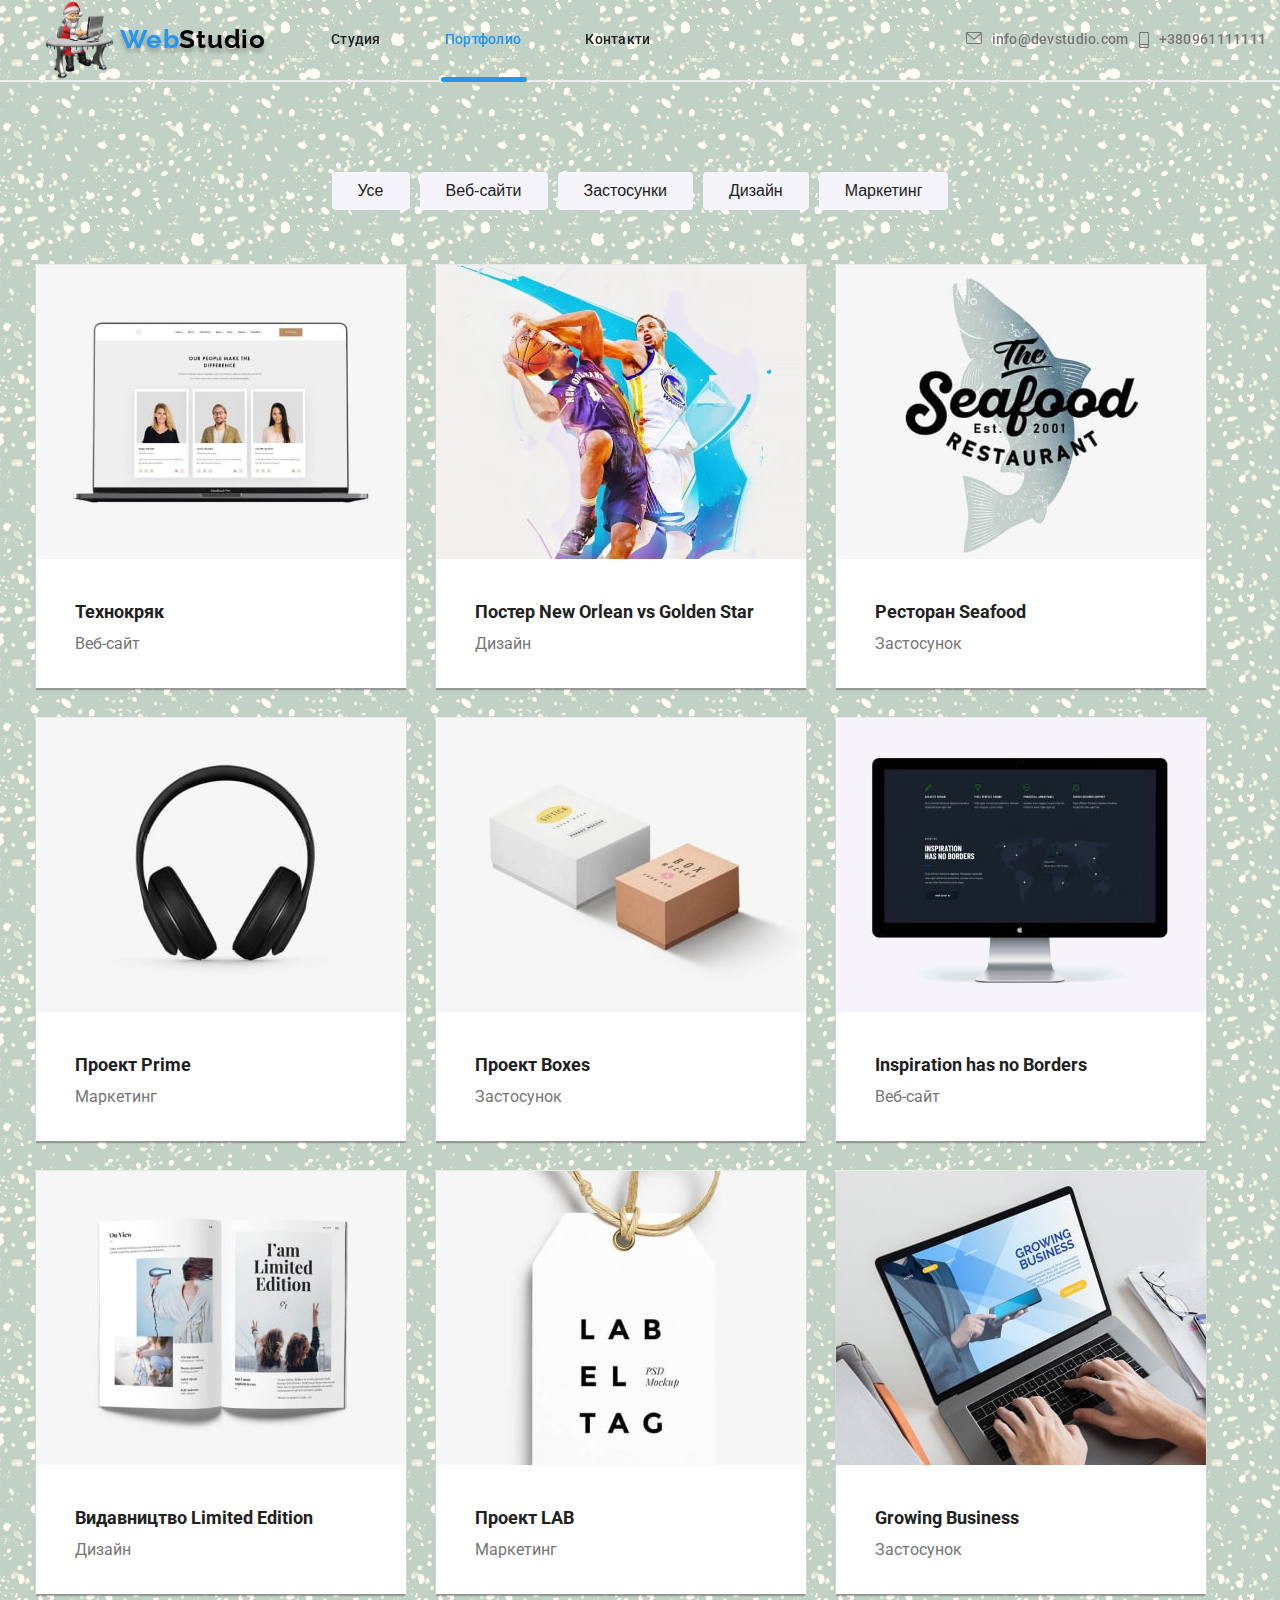
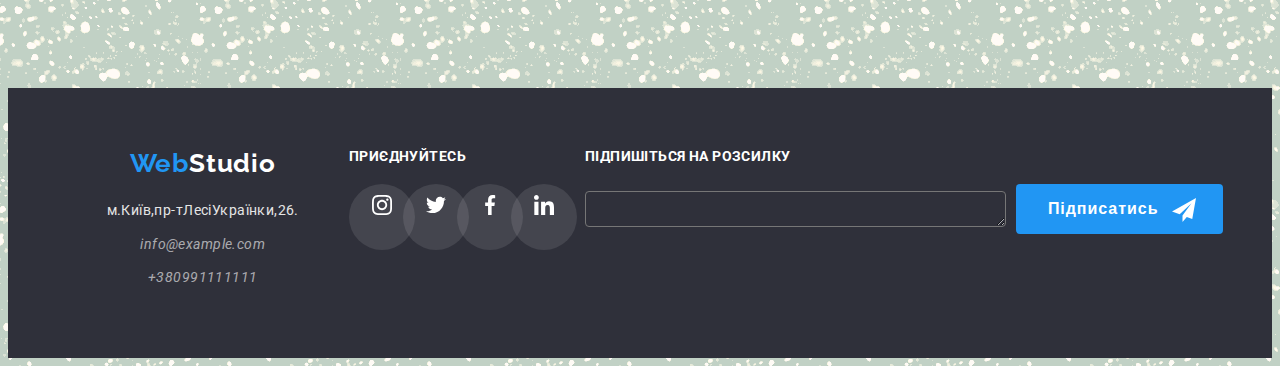
<file: portfolio.html>
<!DOCTYPE html>
<html lang="en">
  <head>
    <meta charset="UTF-8" />
    <meta http-equiv="X-UA-Compatible" content="IE=edge" />
    <meta name="viewport" content="width=device-width, initial-scale=1.0" />
    <link
      href="https://fonts.googleapis.com/css2?family=Raleway:wght@700&family=Roboto:wght@400;500;700&display=swap"
      rel="stylesheet"
    />
    <link
      rel="stylesheet"
      href="https://cdnjs.cloudflare.com/ajax/libs/modern-normalize/1.1.0/modern-normalize.min.css"
      integrity="sha512-wpPYUAdjBVSE4KJnH1VR1HeZfpl1ub8YT/NKx4PuQ5NmX2tKuGu6U/JRp5y+Y8XG2tV+wKQpNHVUX03MfMFn9Q=="
      crossorigin="anonymous"
      referrerpolicy="no-referrer"
    />
    <link rel="stylesheet" href="./SASS/portfolio.css" />
    <title>Портфолио</title>
  </head>

  <body class="body">
    <!-- Хедер -->
    <header class="header">
      <div class="container">
        <img class="header__cat" src="./images/санта клаус.gif" alt="kot" width="80px" height="80px">
        <nav class="header__nav">          
          <a class="header__logo" href="/">
            <span class="header__logo-span">Web</span>Studio</a
          >
          <ul class="header__pages">
            <li class="header__page-iten">
              <a class="header__page" href="/">Студия</a>
            </li>
            <li class="header__page-iten">
              <a class="header__page active-page" href="./portfolio.html"
                >Портфолио</a
              >
            </li>
            <li class="header__page-iten">
              <a class="header__page" href="./contacts.html">Контакти</a>
            </li>
          </ul>
        </nav>
        <ul class="haeder__list-address">
          <li class="haeder__list-card">
            <a class="haeder__list-link" href="mailto:info@devstudio.com"
              ><svg class="haeder__list-link-icon" width="16px" height="12px">
                <use href="./images/symbol-defs.svg#icon-mail"></use>
              </svg>
              <span> info@devstudio.com </span>
            </a>
          </li>
          <li class="haeder__list-card">
            <a class="haeder__list-link" href="tel:+380961111111">
              <svg class="haeder__list-link-icon" width="10px" height="16px">
                <use href="./images/symbol-defs.svg#icon-tel"></use>
              </svg>
              <span> +380961111111 </span>
            </a>
          </li>
        </ul>

        <!-- бургер хедер -->
        <button class="burger__button" data-open-burger type="button">
          <svg class="icon-burger" width="28px" height="28px">
            <use href="./images/symbol-defs.svg#burger"></use>
          </svg>
        </button>

        <div data-backdrop-burger class="backdrop-burger ishiden">
          <div class="burger">
            <button
              data-close-burger
              class="burger__button-cloze"
              type="button"
            >
              <svg class="burger__icon-cloze" width="28px" height="28px">
                <use href="./images/symbol-defs.svg#icon-close"></use>
              </svg>
            </button>

            <ul class="burger__pages">
              <li class="burger__page-iten">
                <a class="burger__page" href="/">Студия</a>
              </li>
              <li class="burger__page-iten">
                <a class="burger__page" href="./portfolio.html">Портфолио</a>
              </li>
              <li class="burger__page-iten">
                <a class="burger__page" href="./contacts.html">Контакти</a>
              </li>
            </ul>

            <ul class="burger__list-address">
              <li class="burger__list-card">
                <a class="burger__list-tel" href="tel:+380961111111"
                  >+380961111111</a
                >
              </li>
              <li class="burger__list-card">
                <a class="burger__list-mail" href="mailto:info@devstudio.com"
                  >info@devstudio.com</a
                >
              </li>
            </ul>

            <ul class="burger__list-information">
              <li class="burger__information-item">
                <a
                  href="https://uk-ua.facebook.com/"
                  class="burger__information-link"
                  >Instagram</a
                >
              </li>
              <li class="burger__information-item">
                <a
                  href="https://twitter.com/?lang=ru"
                  class="burger__information-link"
                  >Twitter</a
                >
              </li>
              <li class="burger__information-item">
                <a
                  href="https://uk-ua.facebook.com/"
                  class="burger__information-link"
                  >Facebook</a
                >
              </li>
              <li class="burger__information-item">
                <a
                  href="https://ua.linkedin.com/"
                  class="burger__information-link"
                  >LinkedIn</a
                >
              </li>
            </ul>
          </div>
        </div>
      </div>
    </header>

    <!-- Основная часть Main -->

    <!--button-->

    <main>
      <section class="portfolio-button">
        <ul class="button__list">
          <li class="button__card">
            <button class="button__item" type="button">Усе</button>
          </li>

          <li class="button__card">
            <button class="button__item" type="button">Веб-сайти</button>
          </li>

          <li class="button__card">
            <button class="button__item" type="button">Застосунки</button>
          </li>

          <li class="button__card">
            <button class="button__item" type="button">Дизайн</button>
          </li>

          <li class="button__card">
            <button class="button__item" type="button">Маркетинг</button>
          </li>
        </ul>
      </section>

      <!-- list -->

      <section class="main__section-project">
        <ul class="main__list-project">
          <li class="main__card-project">
            <article class="main__project">
              <img
               srcset=" ./portfolio.images/information/img1хPKpeopleinformation.jpg, ./portfolio.images/information/img2хPKpeopleinformation.jpg"                
                srcset=" ./portfolio.images/information/img1хtabletpeopleinformation.jpg, ./portfolio.images/information/img2хtabletpeopleinformation.jpg"
                srcset=" ./portfolio.images/information/img1хtelpeopleinformation.jpg, ./portfolio.images/information/img2хtelpeopleinformation.jpg"                
                src="./portfolio.images/information/img1хPKpeopleinformation.jpg" class="img" alt="picter" width="270px" />
              <div class="main__project-overlay">
                <h2 class="main__project-text">
                  Невозможно одним движением отпустить прошлое. Нужно время, как
                  бы банально это ни звучало.
                </h2>
              </div>
              <div class="main__project-meta">
                <h4 class="main__project-title">Технокряк</h4>
                <p class="main__project-diskription">Веб-сайт</p>
              </div>
            </article>
          </li>

          <li class="main__card-project">
            <article class="main__project">
               <img
               srcset=" ./portfolio.images/poster/img1хPKposter.jpg, ./portfolio.images/poster/img2хPKposter.jpg"              
                srcset=" ./portfolio.images/poster/img1хtabletposter.jpg, ./portfolio.images/poster/img2хtabletposter.jpg"
                srcset=" ./portfolio.images/poster/img1хtelposter.jpg, ./portfolio.images/poster/img2хtelposter.jpg"              
                src="./portfolio.images/poster/img1хPKposter.jpg" class="img" alt="picter" width="270px" />
              <div class="main__project-overlay">
                <h2 class="main__project-text">
                  Часы, которые стоят тридцать долларов и часы, которые стоят
                  триста долларов, показывают одно и то же время.
                </h2>
              </div>
              <div class="main__project-meta">
                <h4 class="main__project-title">
                  Постер New Orlean vs Golden Star
                </h4>
                <p class="main__project-diskription">Дизайн</p>
              </div>
            </article>
          </li>

          <li class="main__card-project">
            <article class="main__project">
              <img
              srcset=" ./portfolio.images/seafood/img1xPKseafood.jpg, ./portfolio.images/seafood/img2xPKseafood.jpg"              
                srcset=" ./portfolio.images/seafood/img1xtabletseafood.jpg, ./portfolio.images/seafood/img2xtabletseafood.jpg"
                srcset=" ./portfolio.images/seafood/img1xtelseafood.jpg, ./portfolio.images/seafood/img2xtelseafood.jpg"                
                src="./portfolio.images/seafood/img1xPKseafood.jpg" class="img" alt="picter" width="270px" />
              <div class="main__project-overlay">
                <h2 class="main__project-text">
                  Люди, которые не могут найти время для отдыха, рано или поздно
                  будут вынуждены найти время для болезни.
                </h2>
              </div>
              <div class="main__project-meta">
                <h4 class="main__project-title">Ресторан Seafood</h4>
                <p class="main__project-diskription">Застосунок</p>
              </div>
            </article>
          </li>
          <li class="main__card-project">
            <article class="main__project">
              <img
              srcset=" ./portfolio.images/prime/img1xPkPrime.jpg, ./portfolio.images/prime/img2xPKPrime.jpg"                
                srcset=" ./portfolio.images/prime/img1хtabletPrime.jpg, ./portfolio.images/prime/img2хtabletPrime.jpg"
                srcset=" ./portfolio.images/prime/img1хtelPrime.jpg, ./portfolio.images/prime/img2хtelPrime.jpg"                
                src="./portfolio.images/prime/img1xPkPrime.jpg" class="img" alt="picter" width="270px" />
              <div class="main__project-overlay">
                <h2 class="main__project-text">
                  Если вам кажется, что все понятно, скорее всего, вам только
                  кажется.
                </h2>
              </div>
              <div class="main__project-meta">
                <h4 class="main__project-title">Проект Prime</h4>
                <p class="main__project-diskription">Маркетинг</p>
              </div>
            </article>
          </li>

          <li class="main__card-project">
            <article class="main__project">
              <img
              srcset=" ./portfolio.images/boxes/img1хPKboxes.jpg, ./portfolio.images/boxes/img2хPkboxes.jpg"                
                srcset=" ./portfolio.images/boxes/img1хtabletboxes.jpg, ./portfolio.images/boxes/img2хtabletboxes.jpg"
                srcset=" ./portfolio.images/boxes/img1хtelboxes.jpg, ./portfolio.images/boxes/img2хtelboxes.jpg"                
                src="./portfolio.images/boxes/img1хPKboxes.jpg" class="img" alt="picter" width="270px" />
              <div class="main__project-overlay">
                <h2 class="main__project-text">
                  Жизнь не в том, чтобы жить, а в том, чтобы чувствовать, что
                  живешь.
                </h2>
              </div>
              <div class="main__project-meta">
                <h4 class="main__project-title">Проект Boxes</h4>
                <p class="main__project-diskription">Застосунок</p>
              </div>
            </article>
          </li>

          <li class="main__card-project">
            <article class="main__project">
              <img
              srcset=" ./portfolio.images/pk/img1хPKpk.jpg, ./portfolio.images/pk/img2хPKpk.jpg"                
                srcset=" ./portfolio.images/pk/img1хtabletpk.jpg, ./portfolio.images/pk/img2хtabletpk.jpg"
                srcset=" ./portfolio.images/pk/img1хtelpk.jpg, ./portfolio.images/pk/img2хtelpk.jp"                
                src="./portfolio.images/pk/img1хPKpk.jpg" class="img" alt="picter" width="270px" />
              <div class="main__project-overlay">
                <h2 class="main__project-text">
                  Когда мы правы, мы часто сомневаемся, но ошибаемся мы обычно с
                  полной уверенностью.
                </h2>
              </div>
              <div class="main__project-meta">
                <h4 class="main__project-title">Inspiration has no Borders</h4>
                <p class="main__project-diskription">Веб-сайт</p>
              </div>
            </article>
          </li>
          <li class="main__card-project">
            <article class="main__project">
             <img
              srcset=" ./portfolio.images/magazin/img1хPKmagazin.jpg, ./portfolio.images/magazin/img2хPKmagazin.jpg"                
                srcset=" ./portfolio.images/magazin/img1хtabletmagazin.jpg, ./portfolio.images/magazin/img2хtabletmagazin.jpg"
                srcset=" ./portfolio.images/magazin/img1хtelmagazin.jpg, ./portfolio.images/magazin/img2хtelmagazin.jpg"                
                src="./portfolio.images/magazin/img1хPKmagazin.jpg" class="img" alt="picter" width="270px" />
              <div class="main__project-overlay">
                <h2 class="main__project-text">
                  Технокрик це сучасний майданчик поширення коронавірусу.
                  Компанії використовують цю платформу для цифрового шпигунства
                  та атак на захищені сервери конкурентів.
                </h2>
              </div>
              <div class="main__project-meta">
                <h4 class="main__project-title">Видавництво Limited Edition</h4>
                <p class="main__project-diskription">Дизайн</p>
              </div>
            </article>
          </li>

          <li class="main__card-project">
            <article class="main__project">
              <img
              srcset=" ./portfolio.images/lab/img1хPKLAB.jpg, ./portfolio.images/lab/img2хPKLAB.jpg"                
                srcset=" ./portfolio.images/lab/img1хtabletLAB.jpg, ./portfolio.images/lab/img2хtabletLAB.jpg"
                srcset=" ./portfolio.images/lab/img1хtelLAB.jpg, ./portfolio.images/lab/img2хtelLAB.jpg"                
                src="./portfolio.images/lab/img1хPKLAB.jpg" class="img" alt="picter" width="270px" />
              <div class="main__project-overlay">
                <h2 class="main__project-text">
                  Оставаться наедине со своими мыслями — весьма опасное
                  занятие... но очень полезное!
                </h2>
              </div>
              <div class="main__project-meta">
                <h4 class="main__project-title">Проект LAB</h4>
                <p class="main__project-diskription">Маркетинг</p>
              </div>
            </article>
          </li>

          <li class="main__card-project">
            <article class="main__project">
             <img
              srcset=" ./portfolio.images/computer/img1хPKcomputer.jpg, ./portfolio.images/computer/img2хPKcomputer.jpg"                
                srcset=" ./portfolio.images/computer/img1хtabletcomputer.jpg, ./portfolio.images/computer/img2хtabletcomputer.jpg"
                srcset=" ./portfolio.images/computer/img1хtelcomputer.jpg, ./portfolio.images/computer/img2хtelcomputer.jpg"                
                src="" class="img" alt="picter" width="270px" />
              <div class="main__project-overlay">
                <h2 class="main__project-text">
                  Проблема этого мира в том, что глупцы и фанатики слишком
                  уверены в себе, а умные люди полны сомнений.
                </h2>
              </div>
              <div class="main__project-meta">
                <h4 class="main__project-title">Growing Business</h4>
                <p class="main__project-diskription">Застосунок</p>
              </div>
            </article>
          </li>
        </ul>
      </section>
    </main>

    <!--Подвал footer-->
    <footer class="footer">
      <div class="container">
        <div class="footter__div-blok1">
          <h2 class="footter__logo">
            <span class="footter__logo-span">Web</span>Studio
          </h2>
          <address class="footter__address">
            <a class="footter__address-link" href="м.Київ,пр-тЛесіУкраїнки,26."
              >м.Київ,пр-тЛесіУкраїнки,26.</a
            >
            <ul class="footer__list">
              <li class="footter__telmail">
                <a
                  class="footter__telmail-address"
                  href="mailto:info@example.com"
                  >info@example.com</a
                >
              </li>
              <li class="footter__telmail">
                <a class="footter__telmail-address" href="tel:+380991111111"
                  >+380991111111</a
                >
              </li>
            </ul>
          </address>
        </div>

        <div class="footter__div-blok">
          <h4 class="footter__social-titl">Приєднуйтесь</h4>
          <ul class="footter__social-list">
            <li class="footter__social-iten">
              <a class="footter__social-link">
                <svg
                  class="footter__social-link-icon"
                  width="20px"
                  height="20px"
                >
                  <use href="./images/symbol-defs.svg#icon-instagram"></use>
                </svg>
              </a>
            </li>
            <li class="footter__social-iten">
              <a class="footter__social-link">
                <svg
                  class="footter__social-link-icon"
                  width="20px"
                  height="20px"
                >
                  <use href="./images/symbol-defs.svg#icon-twitter"></use>
                </svg>
              </a>
            </li>
            <li class="footter__social-iten">
              <a class="footter__social-link">
                <svg
                  class="footter__social-link-icon"
                  width="20px"
                  height="20px"
                >
                  <use href="./images/symbol-defs.svg#icon-facebook"></use>
                </svg>
              </a>
            </li>
            <li class="footter__social-iten">
              <a class="footter__social-link">
                <svg
                  class="footter__social-link-icon"
                  width="20px"
                  height="20px"
                >
                  <use href="./images/symbol-defs.svg#icon-linkedin"></use>
                </svg>
              </a>
            </li>
          </ul>
        </div>

        <div class="footter__form">
          <h4 class="footter__subscribe-titl">ПІДПИШІТЬСЯ НА РОЗСИЛКУ</h4>
          <div class="footter__wrap">
            <textarea
              name=""
              id=""
              cols="50"
              rows="0"
              class="footter__subscribe-textarea"
            ></textarea>
            <button class="footter__subscribe-button">
              <svg class="footter__telegram" width="24px" height="24px">
                <use href="./images/symbol-defs.svg#icon-telegram"></use></svg>Підписатись</button>
          </div>
        </div>
      </div>
    </footer>
      
    <script src="./js/burger.js"></script>
  </body>
</html>
</file>
<file: SASS/portfolio.css>
.footter__logo-span, .footter__logo, .header__logo {
  font-size: 26px;
  line-height: 1.19;
}

h1,
h2,
h3,
h4 {
  margin: 0;
}

p {
  margin: 0;
}

a {
  text-decoration: none;
}

img {
  display: block;
}

ul {
  margin: 0;
  -webkit-padding-start: 0;
          padding-inline-start: 0;
  list-style: none;
}

img {
  display: block;
  width: 100%;
}

body {
  font-family: "Roboto";
  padding-top: 80px;
  color: #212121;
  background-image: url("../../images/55GL.gif");
}

.container {
  padding-right: 15px;
  padding-left: 15px;
  margin-right: auto;
  margin-left: auto;
}
@media screen and (min-width: 480px) {
  .container {
    width: 480px;
  }
}
@media screen and (min-width: 768px) {
  .container {
    width: 768px;
  }
}
@media screen and (min-width: 1200px) {
  .container {
    width: 1200px;
  }
}

nav {
  display: flex;
  justify-content: center;
  align-items: center;
}

header {
  width: 100%;
  background-image: url("../../images/55GL.gif");
  position: fixed;
  top: 0;
  left: 0;
  border-bottom: 2px solid #eeeeee;
  z-index: 5;
}

.header__cat {
  display: block;
}
@media screen and (max-width: 1200px) {
  .header__cat {
    display: none;
  }
}

header .container {
  display: flex;
  align-items: center;
}

.header__nav {
  padding-top: 24px;
  padding-bottom: 25px;
}

.header__logo {
  font-family: "Raleway";
  font-weight: 700;
  letter-spacing: 0.03em;
  color: black;
  text-shadow: 0px 4px 4px rgba(0, 0, 0, 0.25);
  margin-right: 60px;
}

.header__logo-span {
  color: #2196f3;
}

.header__pages {
  padding: 0;
  margin: 0;
  list-style: none;
  display: none;
}
@media screen and (min-width: 768px) {
  .header__pages {
    display: flex;
  }
}

.header__page-iten {
  margin-right: 57px;
  position: relative;
}
@media screen and (min-width: 768px) {
  .header__page-iten {
    margin-right: 5px;
  }
}

.header__page-iten:last-child {
  margin-right: 0;
}
@media screen and (min-width: 1200px) {
  .header__page-iten:last-child {
    margin-right: 300px;
  }
}

.header__page-iten:not(:last-child) {
  margin-right: 54px;
}

.header__page {
  font-weight: 500;
  font-size: 14px;
  line-height: 1.14;
  letter-spacing: 0.02em;
  color: black;
  display: block;
  padding: 5px;
  text-decoration: none;
  color: currentColor;
  border: none;
}
@media screen and (min-width: 758px) {
  .header__page {
    margin-right: 0px;
  }
}

.header__page:hover {
  color: #2196f3;
}

.active-page {
  color: #2196f3;
}

.active-page::after {
  content: "";
  display: block;
  width: 100%;
  height: 5px;
  background-color: #2196f3;
  border-radius: 4px;
  position: absolute;
  left: 1px;
  bottom: 0;
  top: 50px;
  transition: opacity 500ms cubic-bezier(0.165, 0.84, 0.44, 1) 600ms, transform 1s cubic-bezier(0.175, 0.885, 0.32, 1.275);
}

.haeder__list-address {
  display: none;
}
@media screen and (min-width: 768px) {
  .haeder__list-address {
    display: block;
  }
}
@media screen and (min-width: 1200px) {
  .haeder__list-address {
    display: flex;
  }
}

.haeder__list-card {
  margin-left: 50px;
}
@media screen and (max-width: 480px) {
  .haeder__list-card {
    margin-left: 50px;
  }
}
@media screen and (max-width: 768px) {
  .haeder__list-card {
    margin-left: 50px;
  }
}
@media screen and (min-width: 1200px) {
  .haeder__list-card {
    margin-left: 10px;
  }
}

.haeder__list-card :first-child {
  margin-left: 0;
}

.haeder__list-link {
  font-weight: 500;
  font-size: 14px;
  line-height: 1.14;
  letter-spacing: 0.02em;
  color: #757575;
  display: flex;
}

.haeder__list-link:hover {
  color: #2196f3;
}

.haeder__list-link-icon {
  margin-right: 10px;
  fill: currentColor;
}

.haeder__list-link-icon:hover {
  fill: currentColor;
}

.burger__button {
  display: block;
  position: absolute;
  top: 22px;
  right: 32px;
  background-color: transparent;
  border: #ffffff;
}
@media screen and (min-width: 768px) {
  .burger__button {
    display: none;
  }
}

.icon-burger {
  fill: black;
}

.backdrop-burger {
  position: fixed;
  top: 0;
  left: 0;
  right: 0;
  bottom: 0;
  background-color: rgba(47, 48, 58, 0.4);
}
@media screen and (min-width: 768px) {
  .backdrop-burger {
    display: none;
  }
}

.backdrop-burger.ishiden {
  opacity: 0;
  pointer-events: none;
}

.burger {
  border-radius: 4px;
  position: absolute;
  width: 100%;
  height: 100%;
  background-color: #ffffff;
  top: 50%;
  left: 50%;
  transform: translate(-50%, -50%);
}

.burger__button-cloze {
  position: absolute;
  right: 5%;
  top: 2%;
  color: #212121;
  border: none;
  background-color: #ffffff;
  width: 30px;
  height: 30px;
}

.burger__icon-cloze {
  color: #212121;
}

.burger__pages {
  padding-top: 48px;
  padding-left: 40px;
  padding-bottom: 302px;
}

.burger__page-iten {
  margin-bottom: 32px;
}

.burger__page {
  font-weight: 500;
  font-size: 40px;
  line-height: 47px;
  letter-spacing: 0.02em;
  color: #212121;
}

.burger__list-address {
  display: block;
}

.burger__list-card {
  display: block;
  margin-bottom: 32px;
  margin-left: 40px;
}

.burger__list-card:last-child {
  margin-bottom: 0;
}

.burger__list-tel {
  font-weight: 400;
  font-size: 34px;
  line-height: 39.84px;
  letter-spacing: 2%;
  color: #2196f3;
}

.burger__list-mail {
  font-weight: 400;
  font-size: 20px;
  line-height: 28.13px;
  letter-spacing: 2%;
  color: #757575;
}

.burger__list-information {
  display: flex;
  padding-top: 64px;
  padding-left: 40px;
}

.burger__information-item {
  margin-right: 20px;
}

.burger__information-item:last-child {
  margin-right: 0;
}

.burger__information-link {
  color: #2196f3;
}

.portfolio-button {
  padding-right: 15px;
  padding-left: 15px;
  margin-right: auto;
  margin-left: auto;
}
@media screen and (min-width: 480px) {
  .portfolio-button {
    width: 480px;
  }
}
@media screen and (min-width: 768px) {
  .portfolio-button {
    width: 768px;
  }
}
@media screen and (min-width: 1200px) {
  .portfolio-button {
    width: 1200px;
  }
}

.button__list {
  padding-top: 94px;
  padding-bottom: 50px;
  justify-content: center;
}
@media screen and (min-width: 480px) {
  .button__list {
    display: flex;
    flex-wrap: wrap;
    margin: -15px;
  }
}
@media screen and (min-width: 768px) {
  .button__list {
    display: flex;
    flex-wrap: wrap;
    margin: -15px;
  }
}
@media screen and (min-width: 1200px) {
  .button__list {
    display: flex;
  }
}

.button__card {
  margin: 5px;
}

.button__item {
  color: #212121;
  background-color: #f5f4fa;
  font-size: 16px;
  line-height: 1.62;
  letter-spacing: 3%;
  border: none;
  border-radius: 4px;
  padding: 6px 26px;
}

.button__item:hover {
  color: #ffffff;
  background-color: #2196F3;
}

/* list */
.main__section-project {
  padding-right: 15px;
  padding-left: 7px;
  margin-right: auto;
  margin-left: auto;
}
@media screen and (min-width: 480px) {
  .main__section-project {
    width: 480px;
  }
}
@media screen and (min-width: 768px) {
  .main__section-project {
    width: 768px;
  }
}
@media screen and (min-width: 1200px) {
  .main__section-project {
    width: 1200px;
  }
}

.main__list-project {
  padding-bottom: 94px;
}
@media screen and (min-width: 480px) {
  .main__list-project {
    display: block;
  }
}
@media screen and (min-width: 768px) {
  .main__list-project {
    display: flex;
    flex-wrap: wrap;
    margin: -15px;
  }
}
@media screen and (min-width: 1200px) {
  .main__list-project {
    display: flex;
    flex-wrap: wrap;
    margin: -15px;
  }
}

.main__card-project {
  border: 1px solid #EEEEEE;
  background-color: white;
  margin: 14px;
}
@media screen and (min-width: 480px) {
  .main__card-project {
    width: 450px;
  }
}
@media screen and (min-width: 768px) {
  .main__card-project {
    width: 354px;
  }
}
@media screen and (min-width: 1200px) {
  .main__card-project {
    width: 370px;
  }
}

.main__project {
  width: 370px;
  margin-left: auto;
  margin-right: auto;
  box-shadow: 0px 2px 1px rgba(0, 0, 0, 0.2), 0px 1px 1px rgba(0, 0, 0, 0.14), 0px 1px 3px rgba(0, 0, 0, 0.12);
  position: relative;
  overflow: hidden;
}

.main__project-overlay {
  position: absolute;
  top: 0;
  left: 0;
  bottom: 30%;
  right: 0;
  background-color: rgba(33, 150, 243, 0.9);
  transform: translateY(100%);
  opacity: 0;
  transition: transform 250ms cubic-bezier(0.175, 0.885, 0.32, 1.275), opacity 250ms cubic-bezier(0.175, 0.885, 0.32, 1.275), background-color 250ms cubic-bezier(0.175, 0.885, 0.32, 1.275);
}

.main__project:hover .main__project-overlay {
  opacity: 1;
  transform: translateY(0);
}

.main__project-thumb {
  position: relative;
}

.main__project-thumb:hover {
  opacity: 1;
}

.main__project-meta {
  padding: 15px;
}

.main__project-name {
  margin-top: 0;
  margin-bottom: 10px;
}

.main__project-actions {
  position: absolute;
  display: flex;
  top: 50%;
  left: 50%;
  transform: translate(-50%, -50%);
}

.main__project-text {
  padding: 63px 24px;
  font-weight: 400;
  font-size: 18px;
  line-height: 28px;
  color: #ffffff;
}

.main__project-title {
  margin-top: 20px;
  margin-bottom: 4px;
  padding-right: 24px;
  padding-left: 24px;
  color: #212121;
  font-size: 18px;
  line-height: 2;
  letter-spacing: 6%;
}

.main__project-diskription {
  padding-bottom: 20px;
  padding-right: 24px;
  padding-left: 24px;
  color: #757575;
}

footer .container {
  display: flex;
  justify-content: center;
  flex-wrap: wrap;
}

footer {
  background-color: #2f303a;
  padding-top: 60px;
  padding-bottom: 60px;
}

.footter__div-blok {
  padding-left: 40px;
  padding-right: 40px;
}
@media screen and (min-width: 768px) {
  .footter__div-blok {
    padding-left: 0;
    padding-right: 0;
  }
}

.footter__div-blok1 {
  text-align: center;
  margin-bottom: 60px;
}
@media screen and (min-width: 768px) {
  .footter__div-blok1 {
    margin-right: 165px;
    margin-top: 0;
    margin-left: 76px;
  }
}
@media screen and (min-width: 1200px) {
  .footter__div-blok1 {
    margin-left: 50px;
    margin-right: 50px;
    margin-bottom: 0;
  }
}

.footter__logo {
  font-family: "Raleway";
  font-weight: 700;
  letter-spacing: 0.03em;
  color: #ffffff;
  margin-bottom: 20px;
  margin-right: 0;
}

.footter__logo-span {
  font-weight: 700;
  letter-spacing: 0.03em;
  color: #2196f3;
  margin-right: 0;
}

.footter__address-link {
  font-style: normal;
  font-weight: 400;
  font-size: 14px;
  line-height: 1.71;
  letter-spacing: 0.03em;
  color: #e5e5e5;
  margin-right: 0;
  text-align: center;
}

.footter__telmail {
  margin-top: 9px;
  margin-bottom: 9px;
}

.footter__telmail-address {
  font-weight: 400;
  font-size: 14px;
  line-height: 24px;
  letter-spacing: 0.03em;
  color: rgba(255, 255, 255, 0.6);
}

.footter__social-titl {
  text-align: center;
  color: #ffffff;
  font-weight: 700;
  font-size: 14px;
  line-height: 16px;
  letter-spacing: 0.03em;
  text-transform: uppercase;
}
@media screen and (min-width: 480px) {
  .footter__social-titl {
    margin-left: 0px;
    margin-bottom: 20px;
  }
}
@media screen and (min-width: 1200px) {
  .footter__social-titl {
    margin-left: 0;
    text-align: left;
  }
}

.footter__social-list {
  display: flex;
  justify-content: center;
  gap: 10px;
}
@media screen and (min-width: 480px) {
  .footter__social-list {
    margin-bottom: 60px;
    margin-left: 0;
  }
}
@media screen and (min-width: 1200px) {
  .footter__social-list {
    margin-right: 30px;
  }
}

.footter__social-iten {
  width: 44px;
  height: 44px;
}

.footter__social-link {
  color: #ffffff;
  border-radius: 50%;
  background-color: rgba(255, 255, 255, 0.1);
  width: 44px;
  height: 44px;
  padding: 11px;
  display: flex;
  justify-content: center;
}

.footter__social-link:hover {
  background-color: #2196f3;
}

.footter__social-link-icon {
  fill: currentColor;
}

.footter__social-link-icon:hover {
  fill: #ffffff;
}

.footter__subscribe-titl {
  font-weight: 700;
  font-size: 14px;
  line-height: 16px;
  letter-spacing: 0.03em;
  text-transform: uppercase;
  color: #ffffff;
}
@media screen and (min-width: 480px) {
  .footter__subscribe-titl {
    margin-bottom: 20px;
  }
}
@media screen and (min-width: 1200px) {
  .footter__subscribe-titl {
    margin-bottom: 20px;
    margin-left: 0;
    text-align: left;
  }
}

.footter__subscribe-textarea {
  display: block;
  color: white;
  border-radius: 4px;
  background: #2f303a;
  position: relative;
}
@media screen and (min-width: 480px) {
  .footter__subscribe-textarea {
    margin-bottom: 20px;
  }
}
@media screen and (min-width: 1200px) {
  .footter__subscribe-textarea {
    margin-bottom: 0;
  }
}

.footter__subscribe-textarea:hover {
  border-color: rgb(33, 150, 243);
}

.footter__form {
  text-align: center;
}

.footter__wrap {
  text-align: center;
}
@media screen and (min-width: 1200px) {
  .footter__wrap {
    display: flex;
    align-items: center;
  }
}

.backdrop {
  position: fixed;
  top: 0;
  left: 0;
  right: 0;
  background-color: rgba(47, 48, 58, 0.4);
  width: 100%;
  height: 100%;
}

.backdrop.ishiden {
  opacity: 0;
  pointer-events: none;
}

.button {
  border-radius: 4px;
  position: absolute;
  width: 528px;
  height: 581px;
  background-color: #ffffff;
  top: 53%;
  left: 50%;
  transform: translate(-50%, -50%);
  position: relative;
  position: relative;
}

.footer__button-cloze {
  position: absolute;
  right: 1%;
  top: 1%;
  color: #212121;
  background-color: #ffffff;
  width: 30px;
  height: 30px;
  border-radius: 50%;
  border: solid 1px rgba(0, 0, 0, 0.1);
}

.button__icon-close:hover {
  color: #2196f3;
}

.button__title {
  padding-bottom: 18px;
  padding-top: 40px;
  letter-spacing: 3%;
  font-size: 20px;
  font-weight: 700px;
}

.footter__subscribe-button {
  color: #ffffff;
  background-color: #2196f3;
  font-weight: 700;
  font-size: 16px;
  line-height: 1.87;
  letter-spacing: 0.06em;
  border: none;
  border-radius: 4px;
  padding: 10px 65px 10px 32px;
  position: relative;
}
@media screen and (min-width: 1200px) {
  .footter__subscribe-button {
    margin-left: 10px;
  }
}

.footter__subscribe-button:hover {
  background: 10px 65px 10px 32px;
  transform: translate(0, 0.25em);
}

.footter__subscribe-button {
  transform-style: preserve-3d;
}

.footter__subscribe-button::before {
  position: absolute;
  content: "";
  background: #2196f3;
  border-radius: inherit;
}

.footter__telegram {
  position: absolute;
  top: 28%;
  left: 75%;
}/*# sourceMappingURL=portfolio.css.map */
</file>
